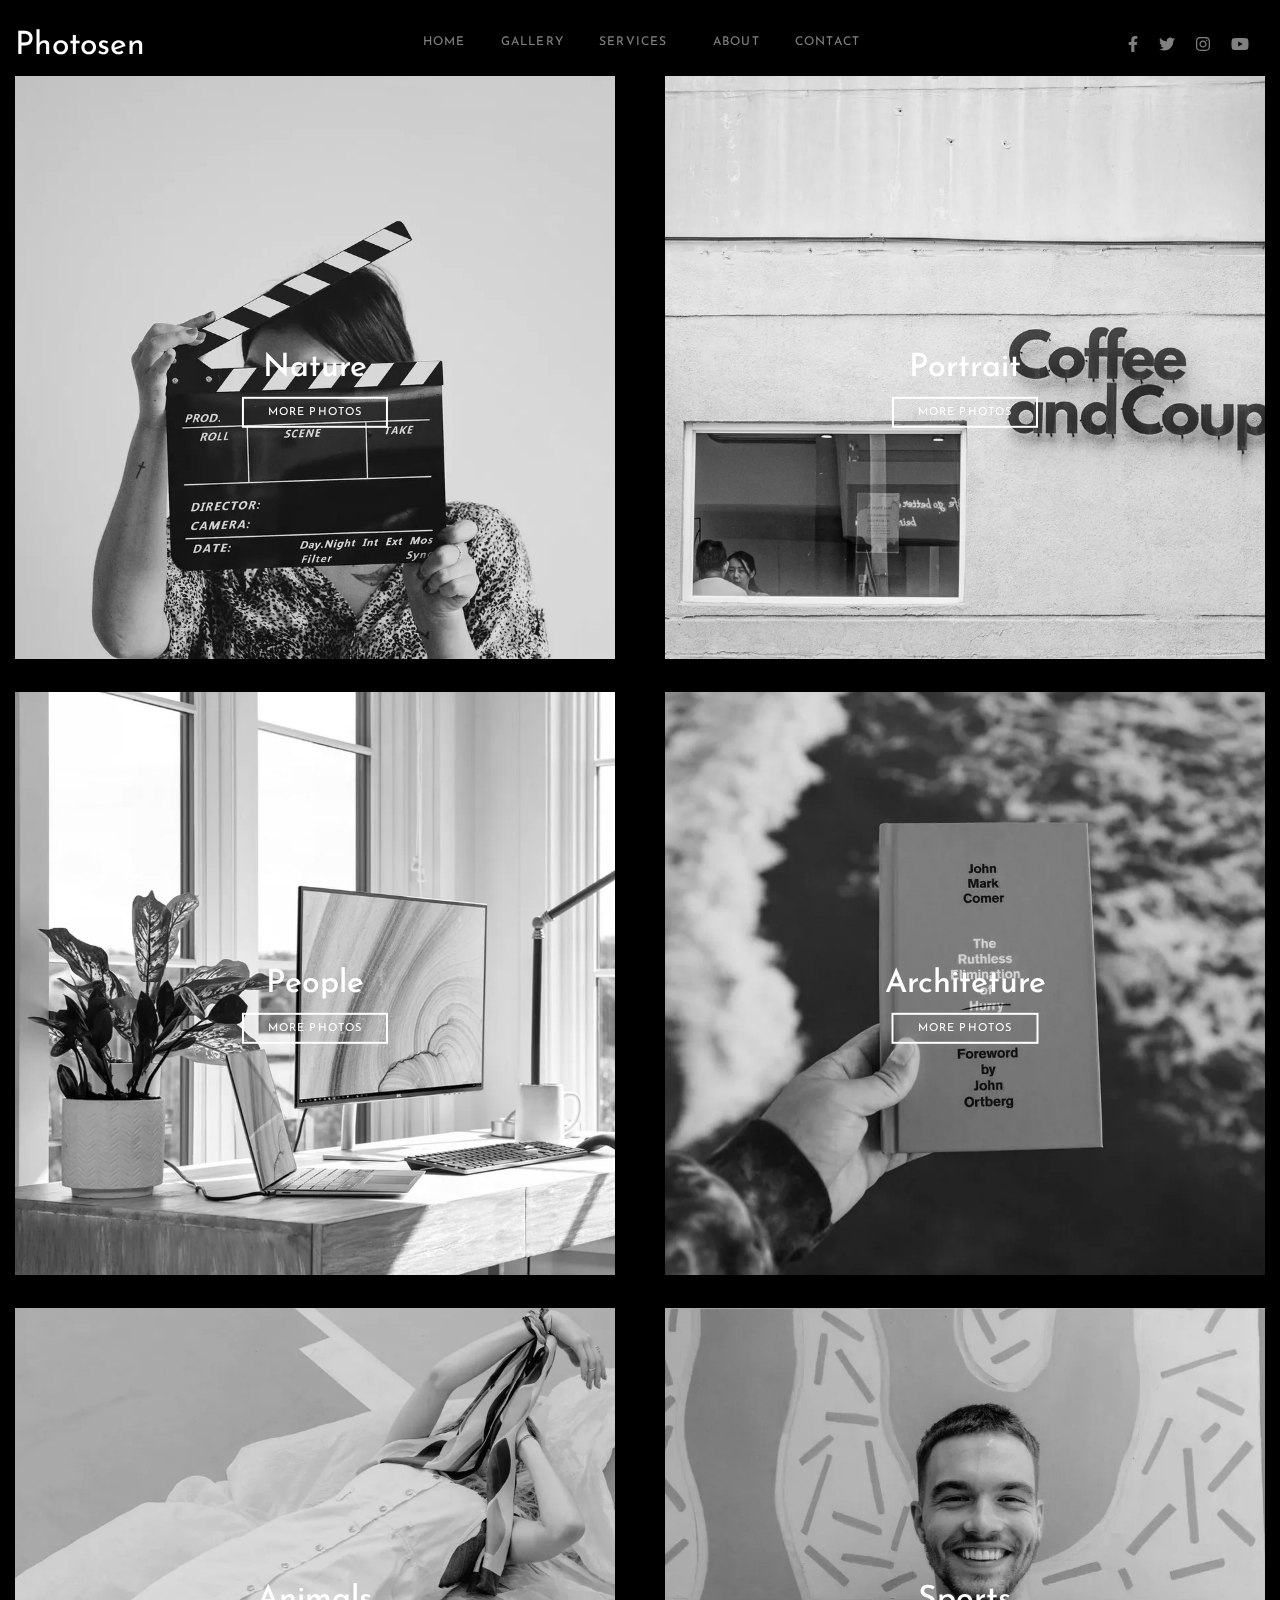
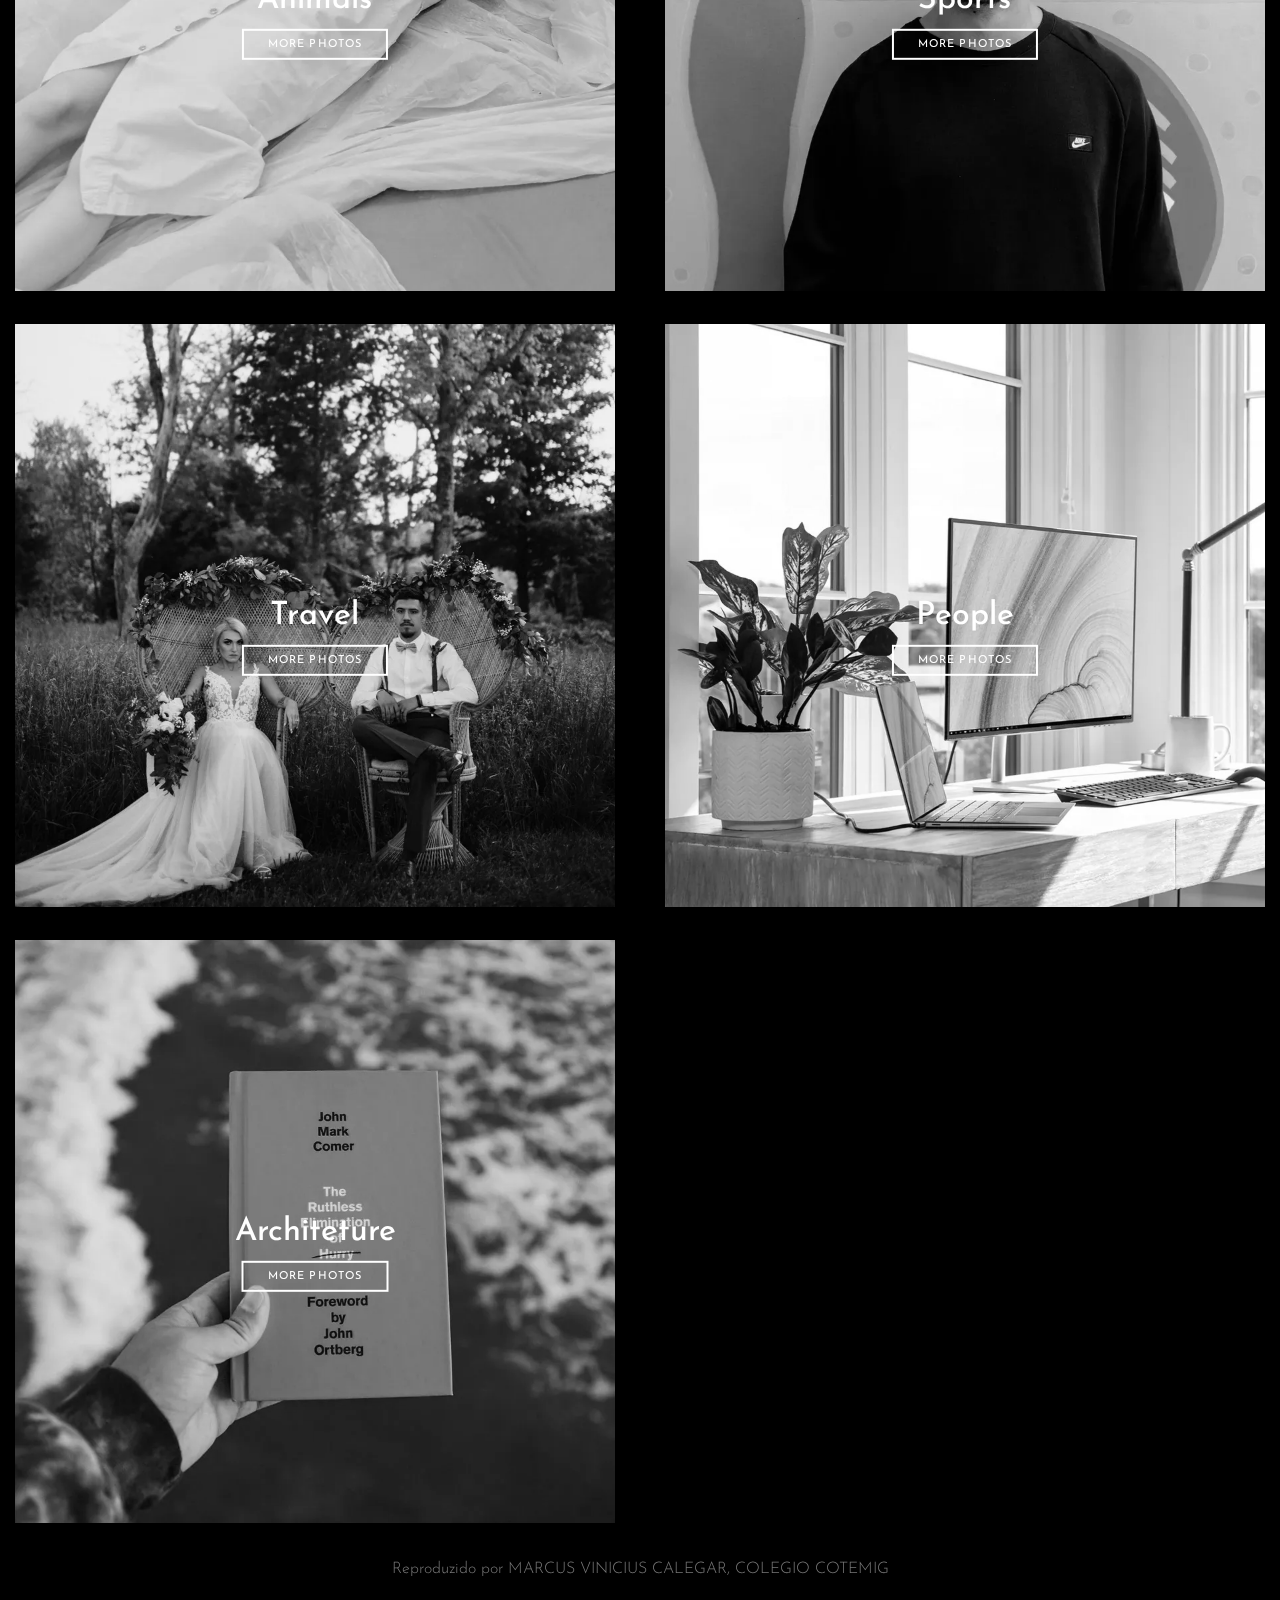
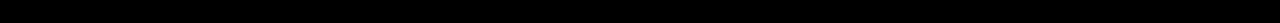
<file: index.html>
<!DOCTYPE html>
<html lang="pt-br">

<head>
    <meta charset="UTF-8">
    <meta http-equiv="X-UA-Compatible" content="IE=edge">
    <meta name="viewport" content="width=device-width, initial-scale=1.0">
    <link rel="stylesheet" href="Assets/css/main.css">
    <link rel="stylesheet" href="https://cdnjs.cloudflare.com/ajax/libs/font-awesome/4.7.0/css/font-awesome.min.css">
    <title>Photosen - Colorlib Website Template</title>
</head>

<body>
    <header>
        <div>
            <a href="index.html" id="Logo">Photosen</a>
        </div>
        <div>
            <ul>
                <li><a href="index.html">Home</a></li>
                <li id="Gallery-Menu">
                    Gallery
                    <ul id="DropList">
                        <li>Nature</li>
                        <li>Portrait</li>
                        <li>People</li>
                        <li>Architeture</li>
                        <li>Animals</li>
                        <li>Sports</li>
                        <li>Travel</li>
                        <li id="SubMenu">
                            SubMenu
                            <ul id="Sub-DropList">
                                <li>Menu One</li>
                                <li>Menu Two</li>
                                <li>Menu Three</li>
                            </ul>
                        </li>
                    </ul>
                </li>
                <li><a href="Services.html">Services</a></li>
                <li><a href="About.html">About</a></li>
                <li>Contact</li>
            </ul>
        </div>
        <div class="redes-sociais">
            <span>
                <svg xmlns="http://www.w3.org/2000/svg" height="1em"
                    viewBox="0 0 320 512"><!--! Font Awesome Free 6.4.0 by @fontawesome - https://fontawesome.com License - https://fontawesome.com/license (Commercial License) Copyright 2023 Fonticons, Inc. -->
                    <path
                        d="M279.14 288l14.22-92.66h-88.91v-60.13c0-25.35 12.42-50.06 52.24-50.06h40.42V6.26S260.43 0 225.36 0c-73.22 0-121.08 44.38-121.08 124.72v70.62H22.89V288h81.39v224h100.17V288z" />
                </svg>
                <svg xmlns="http://www.w3.org/2000/svg" height="1em"
                    viewBox="0 0 512 512"><!--! Font Awesome Free 6.4.0 by @fontawesome - https://fontawesome.com License - https://fontawesome.com/license (Commercial License) Copyright 2023 Fonticons, Inc. -->
                    <path
                        d="M459.37 151.716c.325 4.548.325 9.097.325 13.645 0 138.72-105.583 298.558-298.558 298.558-59.452 0-114.68-17.219-161.137-47.106 8.447.974 16.568 1.299 25.34 1.299 49.055 0 94.213-16.568 130.274-44.832-46.132-.975-84.792-31.188-98.112-72.772 6.498.974 12.995 1.624 19.818 1.624 9.421 0 18.843-1.3 27.614-3.573-48.081-9.747-84.143-51.98-84.143-102.985v-1.299c13.969 7.797 30.214 12.67 47.431 13.319-28.264-18.843-46.781-51.005-46.781-87.391 0-19.492 5.197-37.36 14.294-52.954 51.655 63.675 129.3 105.258 216.365 109.807-1.624-7.797-2.599-15.918-2.599-24.04 0-57.828 46.782-104.934 104.934-104.934 30.213 0 57.502 12.67 76.67 33.137 23.715-4.548 46.456-13.32 66.599-25.34-7.798 24.366-24.366 44.833-46.132 57.827 21.117-2.273 41.584-8.122 60.426-16.243-14.292 20.791-32.161 39.308-52.628 54.253z" />
                </svg>
                <svg xmlns="http://www.w3.org/2000/svg" height="1em"
                    viewBox="0 0 448 512"><!--! Font Awesome Free 6.4.0 by @fontawesome - https://fontawesome.com License - https://fontawesome.com/license (Commercial License) Copyright 2023 Fonticons, Inc. -->
                    <path
                        d="M224.1 141c-63.6 0-114.9 51.3-114.9 114.9s51.3 114.9 114.9 114.9S339 319.5 339 255.9 287.7 141 224.1 141zm0 189.6c-41.1 0-74.7-33.5-74.7-74.7s33.5-74.7 74.7-74.7 74.7 33.5 74.7 74.7-33.6 74.7-74.7 74.7zm146.4-194.3c0 14.9-12 26.8-26.8 26.8-14.9 0-26.8-12-26.8-26.8s12-26.8 26.8-26.8 26.8 12 26.8 26.8zm76.1 27.2c-1.7-35.9-9.9-67.7-36.2-93.9-26.2-26.2-58-34.4-93.9-36.2-37-2.1-147.9-2.1-184.9 0-35.8 1.7-67.6 9.9-93.9 36.1s-34.4 58-36.2 93.9c-2.1 37-2.1 147.9 0 184.9 1.7 35.9 9.9 67.7 36.2 93.9s58 34.4 93.9 36.2c37 2.1 147.9 2.1 184.9 0 35.9-1.7 67.7-9.9 93.9-36.2 26.2-26.2 34.4-58 36.2-93.9 2.1-37 2.1-147.8 0-184.8zM398.8 388c-7.8 19.6-22.9 34.7-42.6 42.6-29.5 11.7-99.5 9-132.1 9s-102.7 2.6-132.1-9c-19.6-7.8-34.7-22.9-42.6-42.6-11.7-29.5-9-99.5-9-132.1s-2.6-102.7 9-132.1c7.8-19.6 22.9-34.7 42.6-42.6 29.5-11.7 99.5-9 132.1-9s102.7-2.6 132.1 9c19.6 7.8 34.7 22.9 42.6 42.6 11.7 29.5 9 99.5 9 132.1s2.7 102.7-9 132.1z" />
                </svg>
                <svg xmlns="http://www.w3.org/2000/svg" height="1em"
                    viewBox="0 0 576 512"><!--! Font Awesome Free 6.4.0 by @fontawesome - https://fontawesome.com License - https://fontawesome.com/license (Commercial License) Copyright 2023 Fonticons, Inc. -->
                    <path
                        d="M549.655 124.083c-6.281-23.65-24.787-42.276-48.284-48.597C458.781 64 288 64 288 64S117.22 64 74.629 75.486c-23.497 6.322-42.003 24.947-48.284 48.597-11.412 42.867-11.412 132.305-11.412 132.305s0 89.438 11.412 132.305c6.281 23.65 24.787 41.5 48.284 47.821C117.22 448 288 448 288 448s170.78 0 213.371-11.486c23.497-6.321 42.003-24.171 48.284-47.821 11.412-42.867 11.412-132.305 11.412-132.305s0-89.438-11.412-132.305zm-317.51 213.508V175.185l142.739 81.205-142.739 81.201z" />
                </svg>
            </span>
        </div>
    </header>

    <main>
        <div class="Photos">
            <div>
                <img src="Assets/Imagens/img_1.jpg" alt="">
                <div>
                    <h2>Nature</h2>
                    <a href="#">More Photos</a>
                </div>
            </div>
        </div>

        <div class="Photos">
            <div>
                <img src="Assets/Imagens/img_2.jpg" alt="">
                <div>
                    <h2>Portrait</h2>
                    <a href="#">More Photos</a>
                </div>
            </div>
        </div>

        <div class="Photos">
            <div>
                <img src="Assets/Imagens/img_3.jpg" alt="">
                <div>
                    <h2>People</h2>
                    <a href="#">More Photos</a>
                </div>
            </div>
        </div>

        <div class="Photos">
            <div>
                <img src="Assets/Imagens/img_4.jpg" alt="">
                <div>
                    <h2>Architeture</h2>
                    <a href="#">More Photos</a>
                </div>
            </div>
        </div>

        <div class="Photos">
            <div>
                <img src="Assets/Imagens/img_5.jpg" alt="">
                <div>
                    <h2>Animals</h2>
                    <a href="#">More Photos</a>
                </div>
            </div>
        </div>

        <div class="Photos">
            <div>
                <img src="Assets/Imagens/img_6.jpg" alt="">
                <div>
                    <h2>Sports</h2>
                    <a href="#">More Photos</a>
                </div>
            </div>
        </div>

        <div class="Photos">
            <div>
                <img src="Assets/Imagens/img_7.jpg" alt="">
                <div>
                    <h2>Travel</h2>
                    <a href="#">More Photos</a>
                </div>
            </div>
        </div>

        <div class="Photos">
            <div>
                <img src="Assets/Imagens/img_3.jpg" alt="">
                <div>
                    <h2>People</h2>
                    <a href="#">More Photos</a>
                </div>
            </div>
        </div>

        <div class="Photos">
            <div>
                <img src="Assets/Imagens/img_4.jpg" alt="">
                <div>
                    <h2>Architeture</h2>
                    <a href="#">More Photos</a>
                </div>
            </div>
        </div>
    </main>

    <footer>
        <p>Reproduzido por <a href="https://github.com/mav-26">MARCUS VINICIUS CALEGAR</a>, COLEGIO COTEMIG</p>
    </footer>
</body>

</html>
</file>
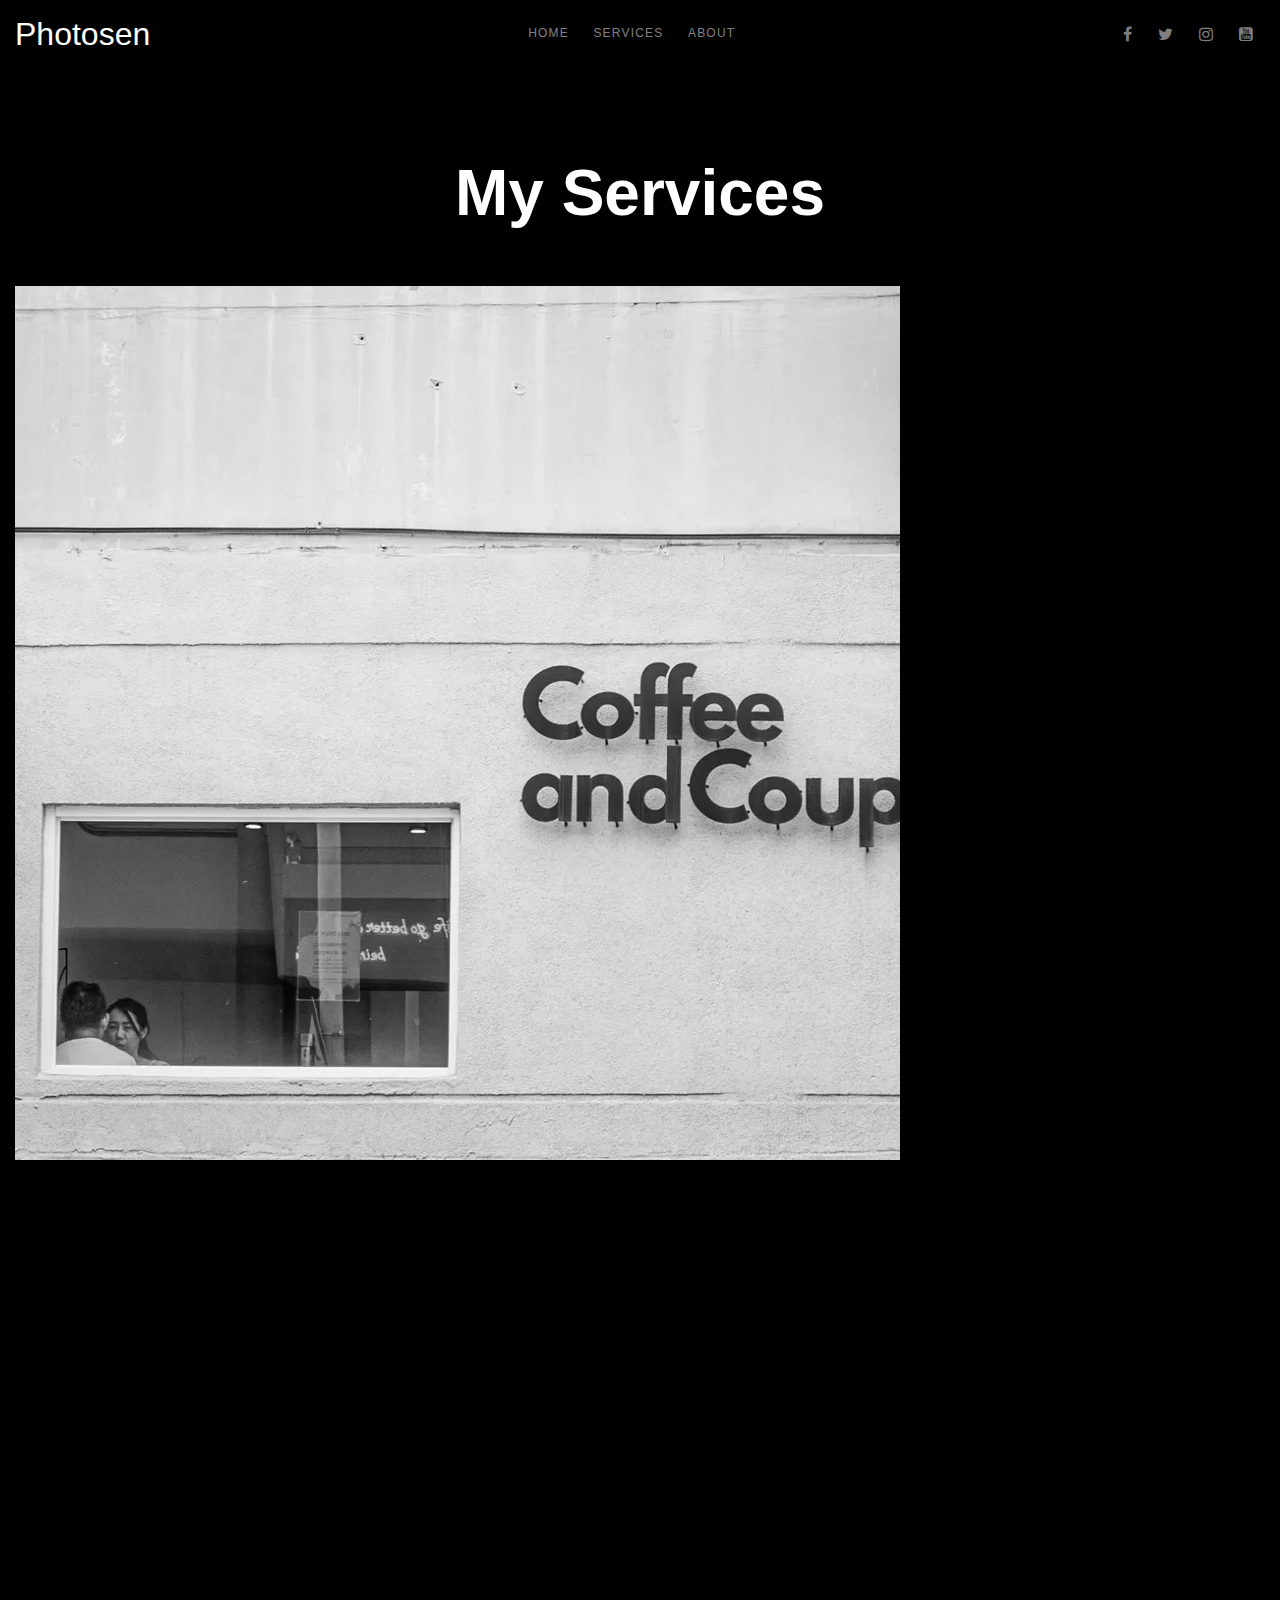
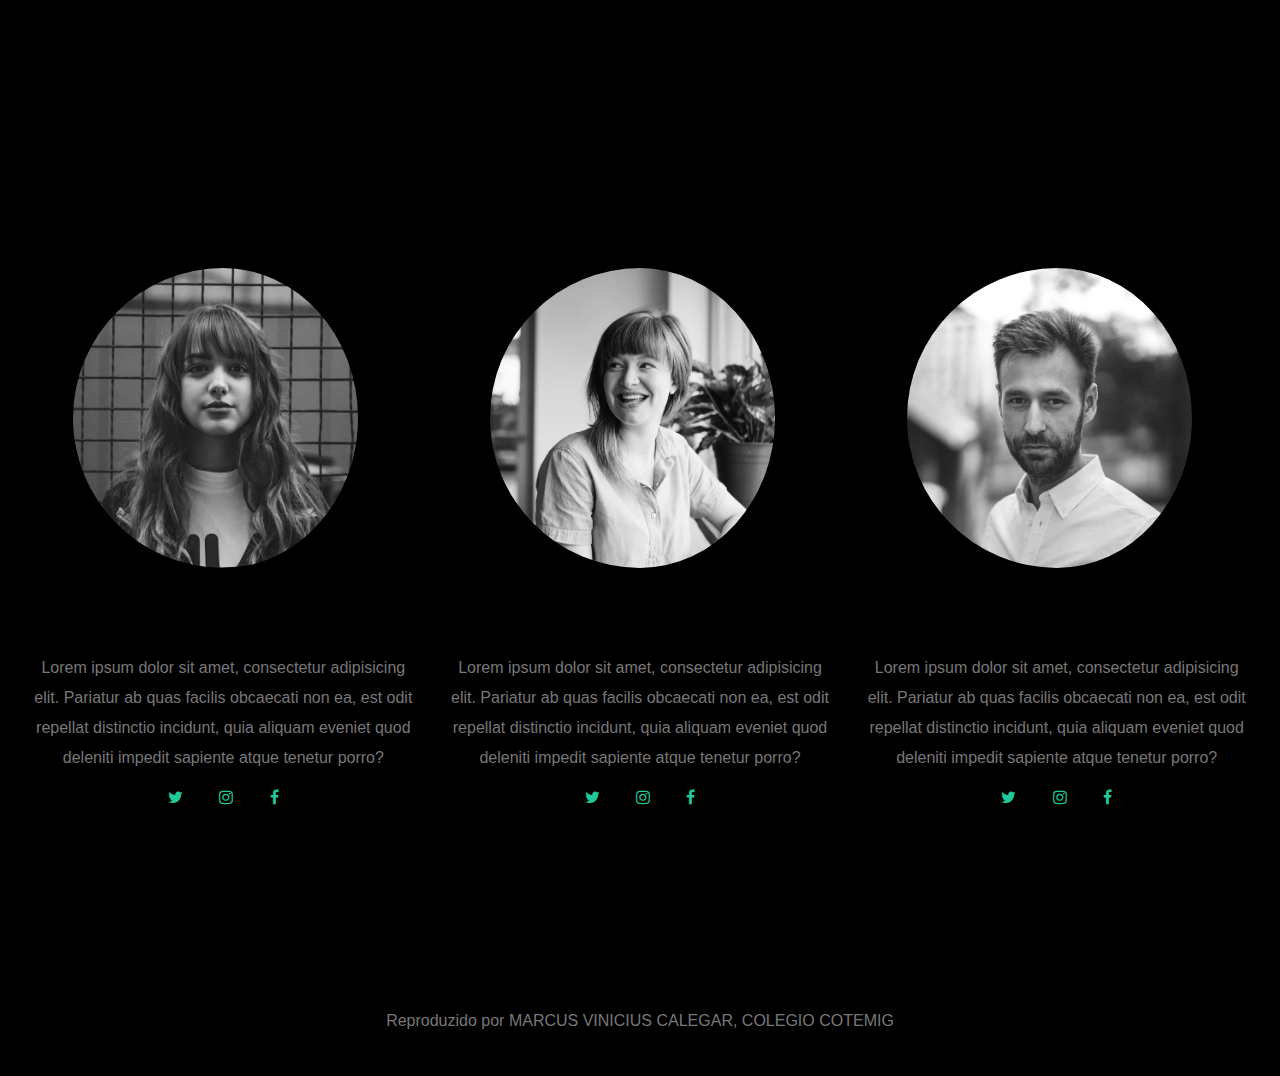
<file: About.html>
<!DOCTYPE html>
<html lang="en">

<head>
    <meta charset="UTF-8">
    <meta http-equiv="X-UA-Compatible" content="IE=edge">
    <meta name="viewport" content="width=device-width, initial-scale=1.0">
    <link rel="stylesheet" href="https://cdnjs.cloudflare.com/ajax/libs/font-awesome/4.7.0/css/font-awesome.min.css">
    <link rel="stylesheet" href="Assets/css/About.css">
    <title>Photosen - Colorlib Website Template</title>
</head>

<body>
    <header>
        <div>
            <a href="#" id="Logo">Photosen</a>
        </div>
        <div>
            <ul>
                <li><a href="index.html">Home</a></li>
                <li><a href="Services.html">Services</a></li>
                <li><a href="About.html">About</a></li>
            </ul>
        </div>
        <div class="redes-sociais">
            <ul>
                <li><a href="#" class="fa fa-facebook"></a></li>
                <li><a href="#" class="fa fa-twitter"></a></li>
                <li><a href="#" class="fa fa-instagram"></a></li>
                <li><a href="#" class="fa fa-youtube-square"></a></li>
            </ul>
        </div>
    </header>

    <main>
        <div>
            <h2>My Services</h2>
        </div>
        <section>
            <div>
                <img src="Assets/Imagens/img_2.jpg" alt="" width="900" height="874">
            </div>
            <div id="Mission">
                <h3>My Mission</h3>
                <p>Lorem ipsum dolor sit amet, consectetur adipisicing elit. Possimus vel tenetur explicabo
                    necessitatibus,
                    ad soluta consectetur illo qui voluptatem. Quis soluta maiores eum. Iste modi voluptatum in
                    repudiandae
                    fugiat suscipit dolorum harum, porro voluptate quis? Alias repudiandae dicta doloremque voluptates
                    soluta repellendus, unde laborum quo nam, ullam facere voluptatem similique.</p>

                <p>Lorem ipsum dolor sit amet, consectetur adipisicing elit. Dolor architecto excepturi aliquid minus
                    nostrum dicta labore iusto obcaecati fugit cupiditate.</p>
            </div>
        </section>
        <div class="container">
            <div>
                <img src="Assets/Imagens/person_1.jpg" alt="">
                <h2>Jean Smith</h2>
                <p>Lorem ipsum dolor sit amet, consectetur adipisicing elit. Pariatur ab quas facilis obcaecati non ea,
                    est odit repellat distinctio incidunt, quia aliquam eveniet quod deleniti impedit sapiente atque
                    tenetur porro?
                </p>
                <ul>
                    <li><a href="#" class="fa fa-twitter"></a></li>
                    <li><a href="#" class="fa fa-instagram"></a></li>
                    <li><a href="#" class="fa fa-facebook"></a></li>
                </ul>
            </div>
            <div>
                <img src="Assets/Imagens/person_2.jpg" alt="">
                <h2>Claire Smith</h2>
                <p>Lorem ipsum dolor sit amet, consectetur adipisicing elit. Pariatur ab quas facilis obcaecati non ea,
                    est odit repellat distinctio incidunt, quia aliquam eveniet quod deleniti impedit sapiente atque
                    tenetur porro?
                </p>
                <ul>
                    <li><a href="#" class="fa fa-twitter"></a></li>
                    <li><a href="#" class="fa fa-instagram"></a></li>
                    <li><a href="#" class="fa fa-facebook"></a></li>
                </ul>
            </div>
            <div>
                <img src="Assets/Imagens/person_3.jpg" alt="">
                <h2>John Smith</h2>
                <p>Lorem ipsum dolor sit amet, consectetur adipisicing elit. Pariatur ab quas facilis obcaecati non ea,
                    est odit repellat distinctio incidunt, quia aliquam eveniet quod deleniti impedit sapiente atque
                    tenetur porro?
                </p>
                <ul>
                    <li><a href="#" class="fa fa-twitter"></a></li>
                    <li><a href="#" class="fa fa-instagram"></a></li>
                    <li><a href="#" class="fa fa-facebook"></a></li>
                </ul>
            </div>
        </div>
    </main>

    <footer>
        <p>Reproduzido por <a href="https://github.com/mav-26">MARCUS VINICIUS CALEGAR</a>, COLEGIO COTEMIG</p>
    </footer>
</body>

</html>
</file>
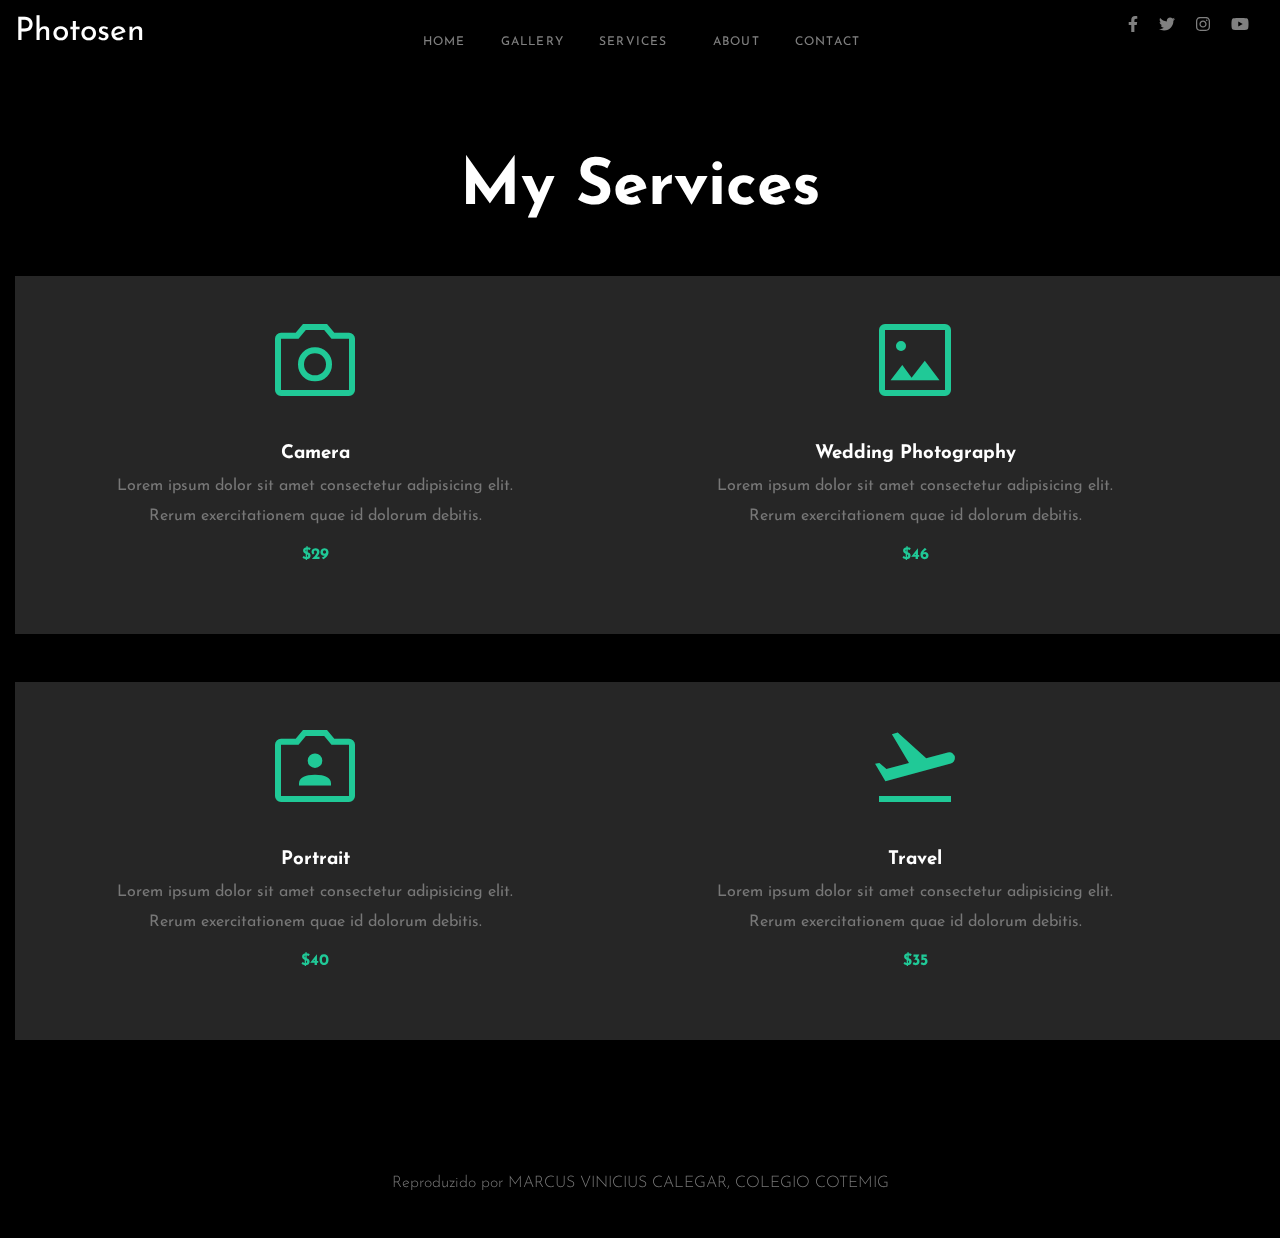
<file: Services.html>
<!DOCTYPE html>
<html lang="pt-br">

<head>
    <meta charset="UTF-8">
    <meta http-equiv="X-UA-Compatible" content="IE=edge">
    <meta name="viewport" content="width=device-width, initial-scale=1.0">
    <link rel="stylesheet" href="Assets/css/Services.css">
    <link rel="stylesheet" href="https://cdnjs.cloudflare.com/ajax/libs/font-awesome/4.7.0/css/font-awesome.min.css">
    <link rel="stylesheet"
        href="https://fonts.googleapis.com/css2?family=Material+Symbols+Outlined:opsz,wght,FILL,GRAD@48,400,0,0" />
    <title>Photosen - Colorlib Website Template</title>
</head>

<body>
    <header>
        <div>
            <a href="index.html" id="Logo">Photosen</a>
        </div>
        <div>
            <ul>
                <li><a href="index.html">Home</a></li>
                <li id="Gallery-Menu">
                    Gallery
                    <ul id="DropList">
                        <li>Nature</li>
                        <li>Portrait</li>
                        <li>People</li>
                        <li>Architeture</li>
                        <li>Animals</li>
                        <li>Sports</li>
                        <li>Travel</li>
                        <li id="SubMenu">
                            SubMenu
                            <ul id="Sub-DropList">
                                <li>Menu One</li>
                                <li>Menu Two</li>
                                <li>Menu Three</li>
                            </ul>
                        </li>
                    </ul>
                </li>
                <li><a href="Services.html">Services</a></li>
                <li><a href="About.html">About</a></li>
                <li>Contact</li>
            </ul>
        </div>
        <div class="redes-sociais">
            <span>
                <svg xmlns="http://www.w3.org/2000/svg" height="1em"
                    viewBox="0 0 320 512"><!--! Font Awesome Free 6.4.0 by @fontawesome - https://fontawesome.com License - https://fontawesome.com/license (Commercial License) Copyright 2023 Fonticons, Inc. -->
                    <path
                        d="M279.14 288l14.22-92.66h-88.91v-60.13c0-25.35 12.42-50.06 52.24-50.06h40.42V6.26S260.43 0 225.36 0c-73.22 0-121.08 44.38-121.08 124.72v70.62H22.89V288h81.39v224h100.17V288z" />
                </svg>
                <svg xmlns="http://www.w3.org/2000/svg" height="1em"
                    viewBox="0 0 512 512"><!--! Font Awesome Free 6.4.0 by @fontawesome - https://fontawesome.com License - https://fontawesome.com/license (Commercial License) Copyright 2023 Fonticons, Inc. -->
                    <path
                        d="M459.37 151.716c.325 4.548.325 9.097.325 13.645 0 138.72-105.583 298.558-298.558 298.558-59.452 0-114.68-17.219-161.137-47.106 8.447.974 16.568 1.299 25.34 1.299 49.055 0 94.213-16.568 130.274-44.832-46.132-.975-84.792-31.188-98.112-72.772 6.498.974 12.995 1.624 19.818 1.624 9.421 0 18.843-1.3 27.614-3.573-48.081-9.747-84.143-51.98-84.143-102.985v-1.299c13.969 7.797 30.214 12.67 47.431 13.319-28.264-18.843-46.781-51.005-46.781-87.391 0-19.492 5.197-37.36 14.294-52.954 51.655 63.675 129.3 105.258 216.365 109.807-1.624-7.797-2.599-15.918-2.599-24.04 0-57.828 46.782-104.934 104.934-104.934 30.213 0 57.502 12.67 76.67 33.137 23.715-4.548 46.456-13.32 66.599-25.34-7.798 24.366-24.366 44.833-46.132 57.827 21.117-2.273 41.584-8.122 60.426-16.243-14.292 20.791-32.161 39.308-52.628 54.253z" />
                </svg>
                <svg xmlns="http://www.w3.org/2000/svg" height="1em"
                    viewBox="0 0 448 512"><!--! Font Awesome Free 6.4.0 by @fontawesome - https://fontawesome.com License - https://fontawesome.com/license (Commercial License) Copyright 2023 Fonticons, Inc. -->
                    <path
                        d="M224.1 141c-63.6 0-114.9 51.3-114.9 114.9s51.3 114.9 114.9 114.9S339 319.5 339 255.9 287.7 141 224.1 141zm0 189.6c-41.1 0-74.7-33.5-74.7-74.7s33.5-74.7 74.7-74.7 74.7 33.5 74.7 74.7-33.6 74.7-74.7 74.7zm146.4-194.3c0 14.9-12 26.8-26.8 26.8-14.9 0-26.8-12-26.8-26.8s12-26.8 26.8-26.8 26.8 12 26.8 26.8zm76.1 27.2c-1.7-35.9-9.9-67.7-36.2-93.9-26.2-26.2-58-34.4-93.9-36.2-37-2.1-147.9-2.1-184.9 0-35.8 1.7-67.6 9.9-93.9 36.1s-34.4 58-36.2 93.9c-2.1 37-2.1 147.9 0 184.9 1.7 35.9 9.9 67.7 36.2 93.9s58 34.4 93.9 36.2c37 2.1 147.9 2.1 184.9 0 35.9-1.7 67.7-9.9 93.9-36.2 26.2-26.2 34.4-58 36.2-93.9 2.1-37 2.1-147.8 0-184.8zM398.8 388c-7.8 19.6-22.9 34.7-42.6 42.6-29.5 11.7-99.5 9-132.1 9s-102.7 2.6-132.1-9c-19.6-7.8-34.7-22.9-42.6-42.6-11.7-29.5-9-99.5-9-132.1s-2.6-102.7 9-132.1c7.8-19.6 22.9-34.7 42.6-42.6 29.5-11.7 99.5-9 132.1-9s102.7-2.6 132.1 9c19.6 7.8 34.7 22.9 42.6 42.6 11.7 29.5 9 99.5 9 132.1s2.7 102.7-9 132.1z" />
                </svg>
                <svg xmlns="http://www.w3.org/2000/svg" height="1em"
                    viewBox="0 0 576 512"><!--! Font Awesome Free 6.4.0 by @fontawesome - https://fontawesome.com License - https://fontawesome.com/license (Commercial License) Copyright 2023 Fonticons, Inc. -->
                    <path
                        d="M549.655 124.083c-6.281-23.65-24.787-42.276-48.284-48.597C458.781 64 288 64 288 64S117.22 64 74.629 75.486c-23.497 6.322-42.003 24.947-48.284 48.597-11.412 42.867-11.412 132.305-11.412 132.305s0 89.438 11.412 132.305c6.281 23.65 24.787 41.5 48.284 47.821C117.22 448 288 448 288 448s170.78 0 213.371-11.486c23.497-6.321 42.003-24.171 48.284-47.821 11.412-42.867 11.412-132.305 11.412-132.305s0-89.438-11.412-132.305zm-317.51 213.508V175.185l142.739 81.205-142.739 81.201z" />
                </svg>
            </span>
        </div>
    </header>

    <main>
        <div>
            <h2>My Services</h2>
        </div>

        <div class="container">

            <div id="Camera">
                <span class="material-symbols-outlined">
                    photo_camera
                </span>
                <div>
                    <h3>Camera</h3>
                    <p>Lorem ipsum dolor sit amet consectetur adipisicing elit. Rerum exercitationem quae id dolorum
                        debitis.</p>
                    <strong>$29</strong>
                </div>
            </div>

            <div id="Photography">
                <span class="material-symbols-outlined">
                    imagesmode
                </span>
                <div>
                    <h3>Wedding Photography</h3>
                    <p>Lorem ipsum dolor sit amet consectetur adipisicing elit. Rerum exercitationem quae id dolorum
                        debitis.</p>
                    <strong>$46</strong>
                </div>
            </div>

            <div id="Animal">
                <span class="material-symbols-outlined">
                    pets
                </span>
                <div>
                    <h3>Animal</h3>
                    <p>Lorem ipsum dolor sit amet consectetur adipisicing elit. Rerum exercitationem quae id dolorum
                        debitis.</p>
                    <strong>$24</strong>
                </div>
            </div>

            <div id="Portrait">
                <span class="material-symbols-outlined">
                    photo_camera_front
                </span>
                <div>
                    <h3>Portrait</h3>
                    <p>Lorem ipsum dolor sit amet consectetur adipisicing elit. Rerum exercitationem quae id dolorum
                        debitis.</p>
                    <strong>$40</strong>
                </div>
            </div>

            <div id="Travel">
                <span class="material-symbols-outlined">
                    flight_takeoff
                </span>
                <div>
                    <h3>Travel</h3>
                    <p>Lorem ipsum dolor sit amet consectetur adipisicing elit. Rerum exercitationem quae id dolorum
                        debitis.</p>
                    <strong>$35</strong>
                </div>
            </div>
            <div id="Video">
                <span class="material-symbols-outlined">
                    movie
                </span>
                <div>
                    <h3>Video Editing</h3>
                    <p>Lorem ipsum dolor sit amet consectetur adipisicing elit. Rerum exercitationem quae id dolorum
                        debitis.</p>
                    <strong>$15</strong>
                </div>
            </div>
        </div>
    </main>

    <footer>
        <p>Reproduzido por <a href="https://github.com/mav-26">MARCUS VINICIUS CALEGAR</a>, COLEGIO COTEMIG</p>
    </footer>
</body>

</html>
</file>
<file: Assets/css/main.css>
@import url('https://fonts.googleapis.com/css2?family=Josefin+Sans:wght@500&display=swap');

* {
    margin: 0;
    padding: 0;
    box-sizing: border-box;
}

body {
    background-color: black;
    color: white;
    font-family: 'Josefin Sans', sans-serif;
    width: 100%;
    overflow-x: hidden;
    padding-left: 15px;
    padding-right: 15px;
    padding-top: 16px;
}

a {
    text-decoration: none;
    color: white;
}

ul {
    list-style: none;
    height: 60px;
}

ul li {
    display: inline-flex;
    text-transform: uppercase;
    font-size: 12px;
    color: rgba(255, 255, 255, 0.5);
    padding: 10px;
    text-align: center;
    letter-spacing: .1em;
}

ul li:hover {
    color: #20c997;
    cursor: pointer;
}

ul li a {
    font-size: 12px;
    color: rgba(255, 255, 255, 0.5);
    padding: 10px;
    text-align: center;
    text-transform: uppercase;
    letter-spacing: .1em;
}

ul li a:hover {
    color: #20c997;
}

header {
    display: flex;
    justify-content: space-between;
    align-items: center;
}

main {
    justify-content: space-between;
    display: flex;
    flex-direction: row;
    flex-wrap: wrap;
    text-align: center;
}

main h2 {
    margin-bottom: 16px;
    font-size: 32px;
    font-weight: 500;
    line-height: 1.2;
}

main img {
    width: 100%;
    height: 100%;
    filter: grayscale(1);
    transition: .3s all ease;
}

main img:hover {
    filter: brightness(40%);
    transform: scale(101%);
}

main a {
    border: 2px solid white;
    padding-top: 8px;
    padding-bottom: 8px;
    padding-left: 24px;
    padding-right: 24px;
    text-transform: uppercase;
    letter-spacing: .1em;
    font-size: 11px;
}

main a:hover {
    background-color: white;
    color: black;
}

main div div div {
    position: absolute;
    top: 50%;
    left: 50%;
    transform: translate(-50%, -50%);
}

footer {
    text-align: center;
    line-height: 1.7;
    color: #777;
    font-weight: 300;
    font-size: 1rem;
    margin-bottom: 40px;
}

footer a {
    text-transform: uppercase;
    line-height: 1.7;
    color: #777;
    font-weight: 300;
    font-size: 1rem;
    transition: .3s all ease;
}

footer a:hover {
    color: #20c997;
}

svg {
    fill: grey;
    padding-right: 16px;
    transition: all .1s ease-in-out;
}

svg:hover {
    fill: white;
    cursor: pointer;
}

#Logo {
    font-size: 32px;
}

#Gallery-Menu {
    position: relative;
}

#Gallery-Menu:hover {
    color: #20c997;
    cursor: pointer;
}

#Gallery-Menu:hover #DropList {
    opacity: 1;
    z-index: 99;
}

#DropList {
    position: absolute;
    display: flex;
    flex-direction: column;
    transition: .3s;
    opacity: 0;
    z-index: -99;
    margin-top: 2.4vh;
    left: 0px;
    border-top: 2px solid #20c997;
}

#DropList li {
    font-size: 16px;
    text-transform:capitalize;
    width: 200px;
    height: 45px;
    color: black;
    background-color: white;
    height: 4vh;
    text-align: left;
    padding: 9px 20px;
}

#DropList li:hover {
    background: #f4f5f9;
}

#SubMenu {
    position: relative;
}

#Sub-DropList {
    border-top: 2px solid #20c997;
    position: absolute;
    left: 200px;
    top: 0;
    opacity: 0;
    transition: .3s;
}

#SubMenu:hover #Sub-DropList {
    opacity: 1;
    z-index: 99;
}

.Photos {
    position: relative;
    overflow: hidden;
    width: 600px;
    height: 616px;
}
</file>
<file: Assets/css/About.css>
* {
    margin: 0;
    padding: 0;
    box-sizing: border-box;
}

body {
    width: 100%;
    background-color: black;
    color: white;
    font-family: Arial, Helvetica, sans-serif;
    width: 100%;
    overflow-x: hidden;
    padding-left: 15px;
    padding-right: 15px;
    padding-top: 16px;
}

a {
    text-decoration: none;
    color: white;
}

ul {
    list-style: none;
    height: 60px;
}

ul li {
    display: inline-flex;
}

ul li a {
    color: #20c997;
}

ul li a:hover {
    color: #20c997;
}

header {
    display: flex;
    justify-content: space-between;
}

header ul li a {
    font-size: 12px;
    color: rgba(255, 255, 255, 0.5);
    padding: 10px;
    text-align: center;
    text-transform: uppercase;
    letter-spacing: .1em;
}

footer {
    text-align: center;
    line-height: 1.7;
    color: #777;
    font-weight: 300;
    font-size: 1rem;
    margin-bottom: 40px;
}

footer a {
    text-transform: uppercase;
    line-height: 1.7;
    color: #777;
    font-weight: 300;
    font-size: 1rem;
    transition: .3s all ease;
}

footer a:hover {
    color: #20c997;
}

main {
    padding-top: 80px;
    padding-bottom: 80px;
}

main section {
    display: flex;
    justify-content: space-between;
    margin-bottom: 48px;
}

main img {
    margin-right: 210px;
    padding-right: 15px;
    filter: grayscale(1);
    transition: .2s all ease;
}

main img:hover {
    filter: grayscale(0);
    transform: scale(101%);
}

main .container img {
    width: 300px;
    height: 300px;
    border-radius: 50%;
    display: block;
    margin-left: auto;
    margin-right: auto;
    margin-bottom: 24px;
}

h2 {
    font-size: 64px;
    text-align: center;
    padding-bottom: 56px;
}

p {
    margin-bottom: 16px;
    color: #777;
    line-height: 30px;
}

h3 {
    font-size: 28px;
    margin-bottom: 8px;
}

#Logo {
    font-size: 32px;
}

#Mission {
    padding: 0px 15px;
    margin-left: 160px;
}

.container {
    display: flex;
    padding-top: 80px;
    padding-bottom: 80px;
}

.container div {
    text-align: center;
    width: 630px;
    height: 530px;
    margin-bottom: 48px;
    padding: 0px 15px;
}

.container div ul li a {
    padding: 0px 16px;
    transition: all .2s;
}

.container div ul li:hover {
    filter: brightness(70%);
}

.container div h2 {
    padding: 0px;
    margin-bottom: 24px;
    font-size: 32px;
    color: black;
}
</file>
<file: Assets/css/Services.css>
@import url('https://fonts.googleapis.com/css2?family=Josefin+Sans:wght@500&display=swap');

* {
    margin: 0;
    padding: 0;
    box-sizing: border-box;
}

body {
    background-color: black;
    color: white;
    font-family: 'Josefin Sans', sans-serif;
    width: 100%;
    overflow-x: hidden;
    padding-left: 15px;
    padding-right: 15px;
    padding-top: 16px;
}

a {
    text-decoration: none;
    color: white;
}

ul {
    list-style: none;
    height: 60px;
}

ul li {
    display: inline-flex;
    text-transform: uppercase;
    font-size: 12px;
    color: rgba(255, 255, 255, 0.5);
    padding: 10px;
    text-align: center;
    letter-spacing: .1em;
}

ul li:hover {
    color: #20c997;
    cursor: pointer;
}

ul li a {
    font-size: 12px;
    color: rgba(255, 255, 255, 0.5);
    padding: 10px;
    text-align: center;
    text-transform: uppercase;
    letter-spacing: .1em;
}

ul li a:hover {
    color: #20c997;
}

h2 {
    font-size: 64px;
    text-align: center;
    padding-bottom: 56px;
}

header {
    display: flex;
    justify-content: space-between;
}

footer {
    text-align: center;
    line-height: 1.7;
    color: #777;
    font-weight: 300;
    font-size: 1rem;
    margin-bottom: 40px;
}

footer a {
    text-transform: uppercase;
    line-height: 1.7;
    color: #777;
    font-weight: 300;
    font-size: 1rem;
    transition: .3s all ease;
}

footer a:hover {
    color: #20c997;
}

main {
    padding-top: 80px;
    padding-bottom: 80px;

    justify-content: space-between;
    flex-direction: row;
    flex-wrap: wrap;
}

main .container {
    grid-template-areas:
        "a b c"
        "d e f";
}

strong {
    color: #20c997;
}

span {
    cursor: pointer;
    color: #20c997;
}

h3 {
    margin-bottom: 8px;
}

p, strong {
    margin-bottom: 16px;
}

p {
    line-height: 30px;
}

svg {
    fill: grey;
    padding-right: 16px;
    transition: all .1s ease-in-out;
}

svg:hover {
    fill: white;
    cursor: pointer;
}

#Logo {
    font-size: 32px;
}

#Gallery-Menu {
    position: relative;
}

#Gallery-Menu:hover {
    color: #20c997;
    cursor: pointer;
}

#Gallery-Menu:hover #DropList {
    opacity: 1;
    z-index: 99;
}

#DropList {
    position: absolute;
    display: flex;
    flex-direction: column;
    transition: .3s;
    opacity: 0;
    z-index: -99;
    margin-top: 2.4vh;
    left: 0px;
    border-top: 2px solid #20c997;
}

#DropList li {
    font-size: 16px;
    text-transform:capitalize;
    width: 200px;
    height: 45px;
    color: black;
    background-color: white;
    height: 4vh;
    text-align: left;
    padding: 9px 20px;
}

#DropList li:hover {
    background: #f4f5f9;
}

#SubMenu {
    position: relative;
}

#Sub-DropList {
    border-top: 2px solid #20c997;
    position: absolute;
    left: 200px;
    top: 0;
    opacity: 0;
    transition: .3s;
}

#SubMenu:hover #Sub-DropList {
    opacity: 1;
    z-index: 99;
}

#Camera {
    grid-area: a;
}

#Photography {
    grid-area: b;
}

#Animal {
    grid-area: c;
}

#Portrait {
    grid-area: d;
}

#Travel {
    grid-area: e;
}

#Video {
    grid-area: f;
}

.redes-sociais a {
    transition: all .1s ease-in-out;
}

.redes-sociais a:hover {
    color: white;
}

.container {
    display: grid;
}

.container div {
    background-color: #262626;
    padding: 48px;
    margin-bottom: 48px;
    text-align: center;
    
    height: 358px;
    width: 600px;
}

.container div div {
    background-color: rgba(0, 0, 0, 0);
    height: 115px;
    width: 504px;
}

.container div div p {
    color: #777;
}

.material-symbols-outlined {
    margin-top: 24px;
    margin-bottom: 24px;
    transform: scale(4);
    transition: .2s all ease;
    font-variation-settings:
        'FILL' 0,
        'wght' 400,
        'GRAD' 0,
        'opsz' 48
}

.material-symbols-outlined:hover {
    transform: scale(4.7);
}
</file>
